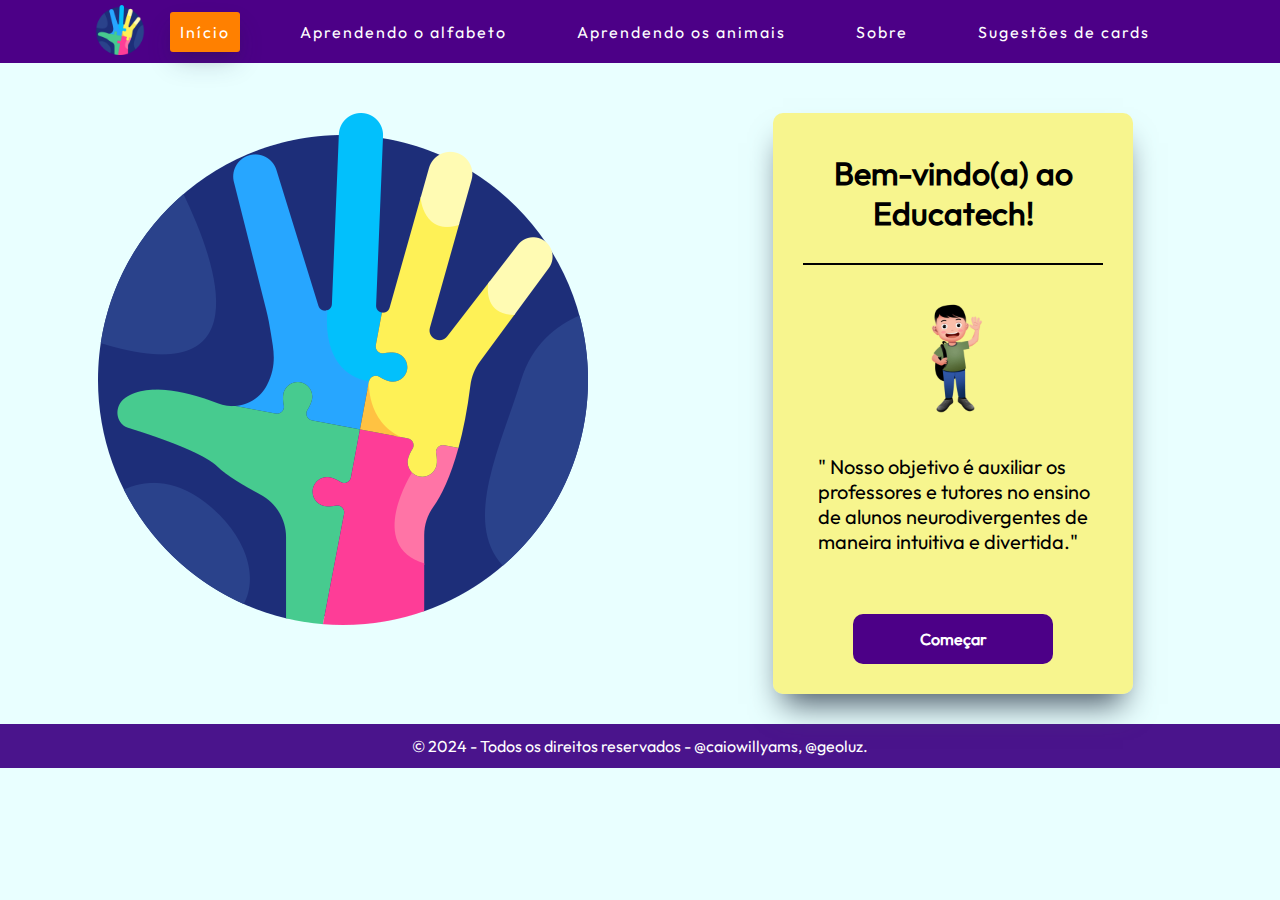
<file: index.html>
<!DOCTYPE html>
<html lang="pt-br">
  <head>
    <meta charset="UTF-8" />
    <meta name="viewport" content="width=device-width, initial-scale=1.0" />
    <link rel="stylesheet" href="style.css" />
    <link
      rel="shortcut icon"
      href="img/favicon-16x16.png"
      type="image/x-icon"
    />
    <title>Educatech - Tecnologia voltada à educação</title>
  </head>
  <body>
    <header>
      <nav>
        <a href="index.html"
          ><img
            src="img/imagemLogo.png"
            alt="Foto da logo do projeto"
            class="logo"
        /></a>
        <ul class="nav-list">
          <li><a href="index.html" class="externo">Início</a></li>
          <li>
            <a href="alfabeto.html" class="externo">Aprendendo o alfabeto</a>
          </li>
          <li>
            <a href="cardsanimais.html" class="externo"
              >Aprendendo os animais</a
            >
          </li>
          <li><a href="sobre.html" class="externo">Sobre</a></li>
          <li>
            <a href="sugestoes.html" class="externo">Sugestões de cards</a>
          </li>
        </ul>
      </nav>
    </header>

    <main id="container">
      <aside class="img-principal">
        <img src="img/imagemLogo.png" alt="Foto da logo do projeto" />
      </aside>
      <section>
        <h1>Bem-vindo(a) ao Educatech!</h1>
        <hr />
        <div class="fotoMenino">
          <img
            src="img/fotocard.png"
            alt="Personagem fazendo a recepção"
            class="fotoCard"
          />
        </div>
        <h2>
          " Nosso objetivo é auxiliar os professores e tutores no ensino de
          alunos neurodivergentes de maneira intuitiva e divertida."
        </h2>
        <div class="btn">
            <a href="cardsanimais.html"><button>Começar</button></a>
        </div>
      </section>
    </main>

    <footer>
          <p>© 2024 - Todos os direitos reservados - @caiowillyams, @geoluz.</p>
    </footer>
  </body>
  <script src="menu.js"></script>
</html>
</file>
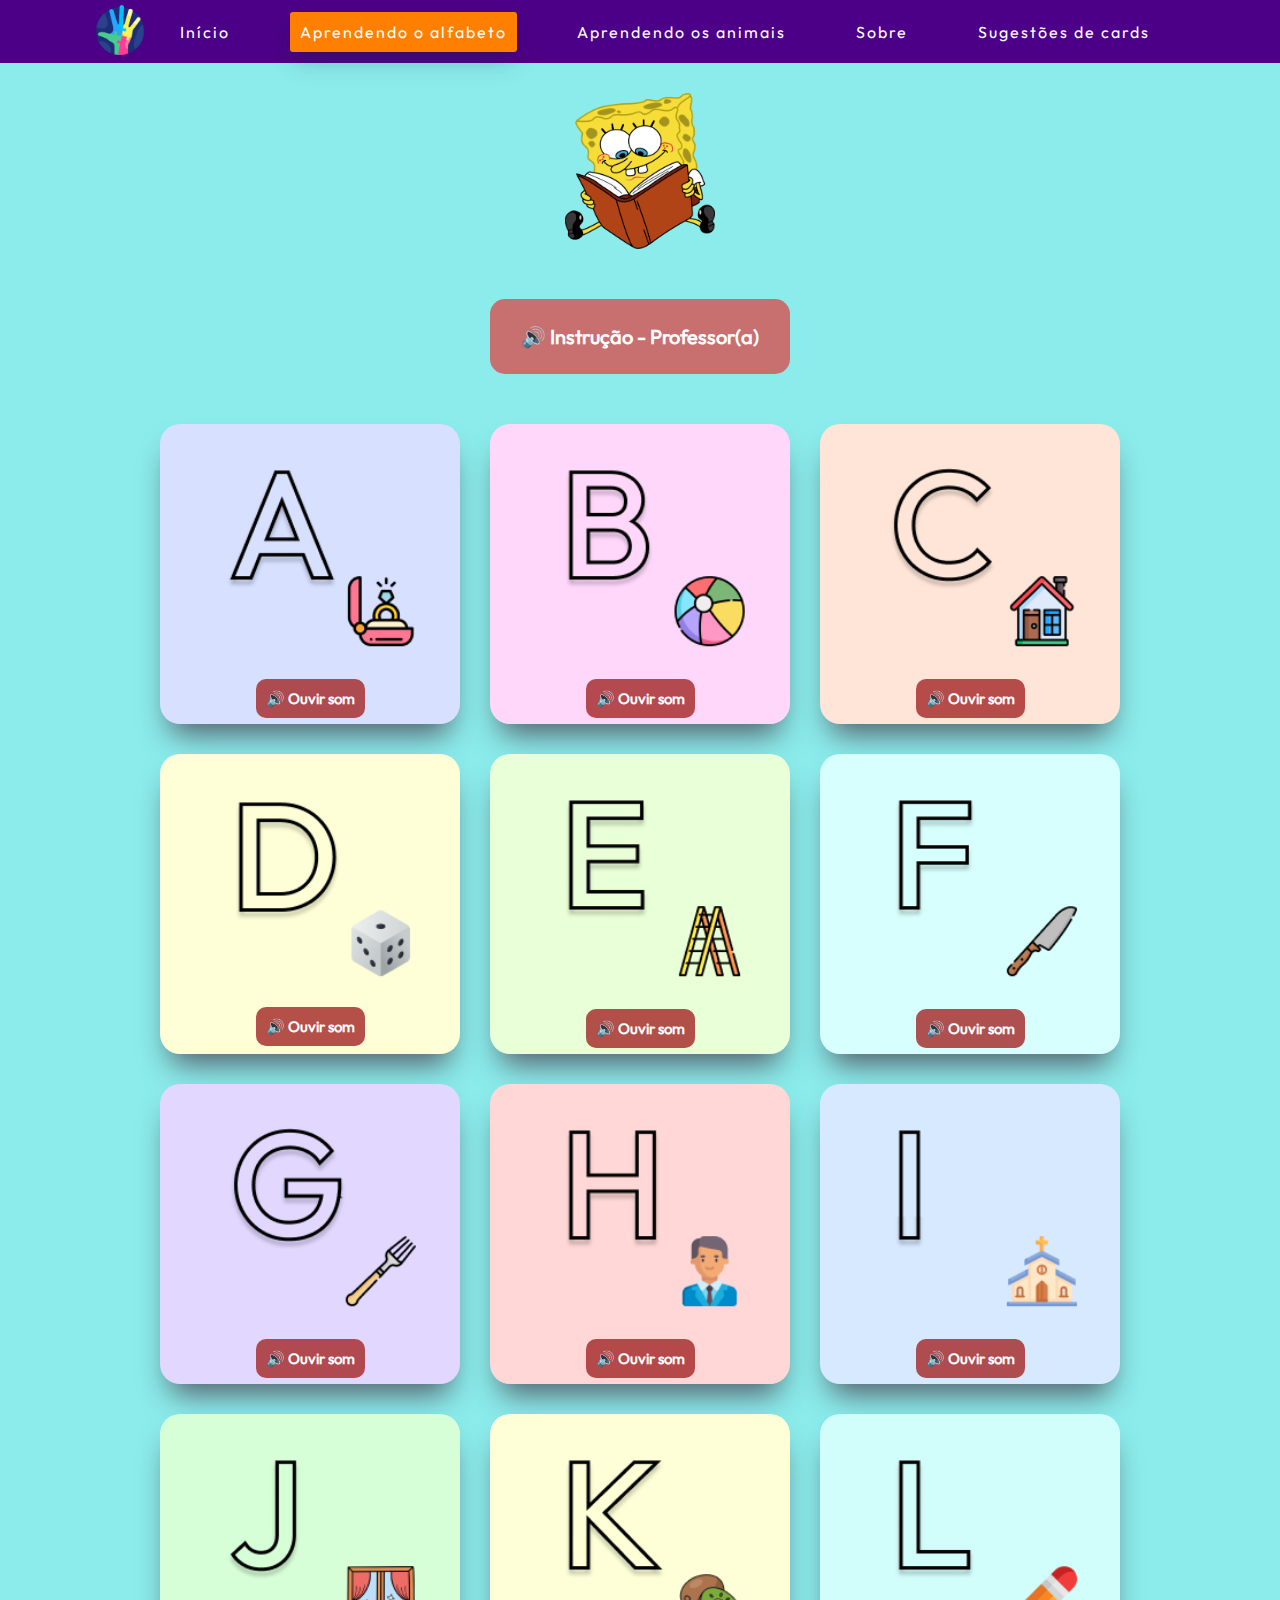
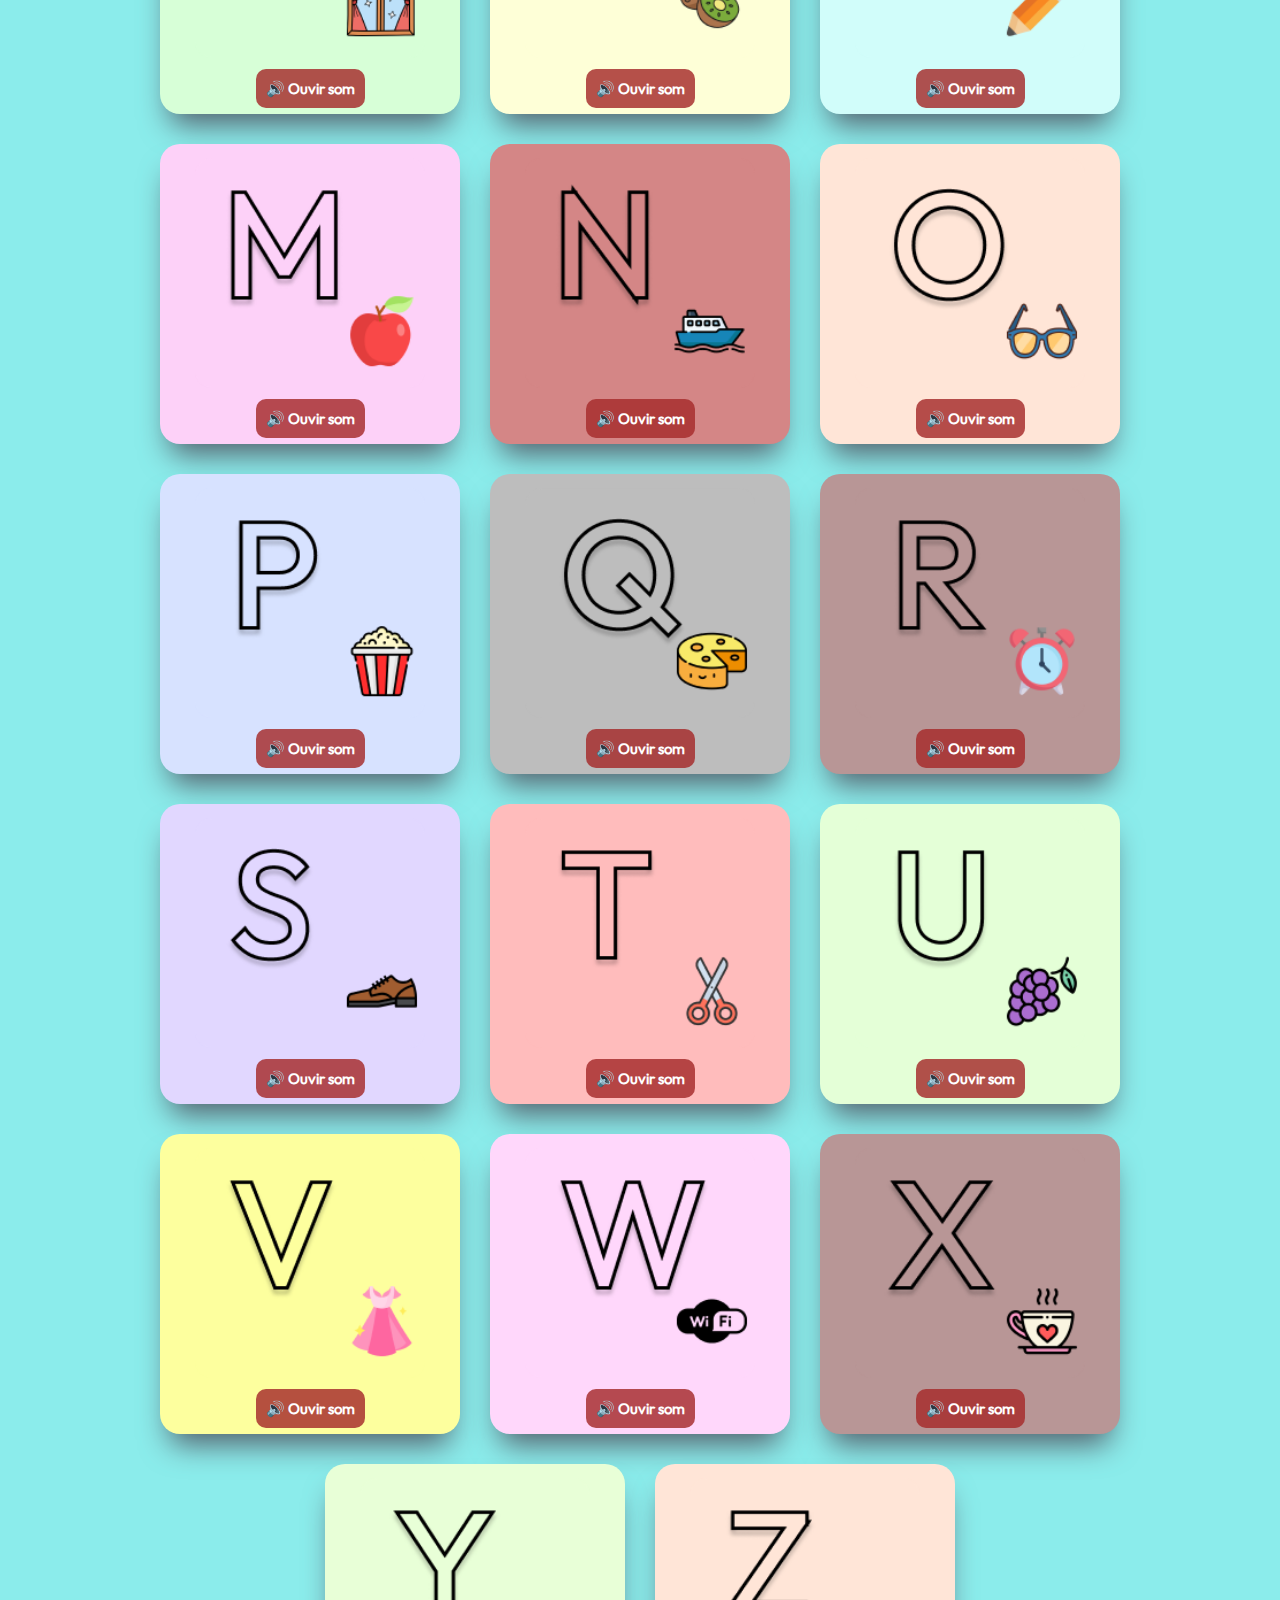
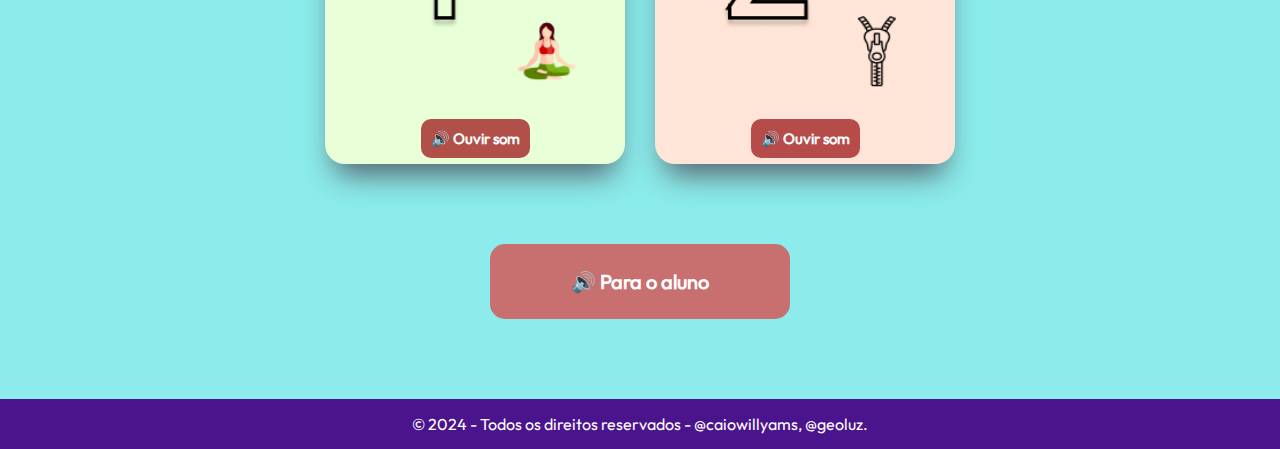
<file: alfabeto.html>
<!DOCTYPE html>
<html lang="pt-br">
  <head>
    <meta charset="UTF-8" />
    <meta name="viewport" content="width=device-width, initial-scale=1.0" />
    <link
      rel="shortcut icon"
      href="img/favicon-16x16.png"
      type="image/x-icon"
    />
    <title>Educatech - Alfabeto</title>
    <link rel="stylesheet" href="alfabeto.css" />
  </head>
  <body>
    <header>
      <nav>
        <a href="index.html"
          ><img
            src="img/imagemLogo.png"
            alt="Imagem da logo do projeto"
            class="logo"
        /></a>
        <ul class="nav-list">
          <li><a href="index.html" class="externo">Início</a></li>
          <li>
            <a href="alfabeto.html" class="externo">Aprendendo o alfabeto</a>
          </li>
          <li>
            <a href="cardsanimais.html" class="externo"
              >Aprendendo os animais</a
            >
          </li>
          <li><a href="sobre.html" class="externo">Sobre</a></li>
          <li>
            <a href="sugestoes.html" class="externo">Sugestões de cards</a>
          </li>
        </ul>
      </nav>
    </header>

    <img
      src="img/bobStudy.png"
      alt="Foto do Bob Esponja lendo um livro"
      class="imgIlustrativa"
    />

    <div class="alinharProf">
      <button class="btn-prof" id="play-audio-btn">
        🔊 Instrução - Professor(a)
      </button>
    </div>
    <audio
      id="audioInst"
      src="soundsAlfabetoPage/InstruçãoProfessor.mp3"
    ></audio>

    <div class="container">
      <div class="card card1">
        <img src="imgsLetras/a.png" alt="Imagem da letra A" class="imgCard" />
        <button class="btn-card" id="play-audio-btn1">🔊 Ouvir som</button>
      </div>

      <audio id="audio1" src="soundsAlfabetoPage/A.mp3"></audio>

      <div class="card card2">
        <img src="imgsLetras/b.png" alt="Imagem da letra B" class="imgCard" />
        <button class="btn-card" id="play-audio-btn2">🔊 Ouvir som</button>
      </div>

      <audio id="audio2" src="soundsAlfabetoPage/B.mp3"></audio>

      <div class="card card3">
        <img src="imgsLetras/c.png" alt="Imagem da letra C" class="imgCard" />
        <button class="btn-card" id="play-audio-btn3">🔊 Ouvir som</button>
      </div>

      <audio id="audio3" src="soundsAlfabetoPage/C.mp3"></audio>

      <div class="card card4">
        <img src="imgsLetras/d.png" alt="Imagem da letra D" class="imgCard" />
        <button class="btn-card" id="play-audio-btn4">🔊 Ouvir som</button>
      </div>

      <audio id="audio4" src="soundsAlfabetoPage/D.mp3"></audio>

      <div class="card card5">
        <img src="imgsLetras/e.png" alt="Imagem a letra E" class="imgCard" />
        <button class="btn-card" id="play-audio-btn5">🔊 Ouvir som</button>
      </div>

      <audio id="audio5" src="soundsAlfabetoPage/E.mp3"></audio>

      <div class="card card6">
        <img src="imgsLetras/f.png" alt="Imagem da letra F" class="imgCard" />
        <button class="btn-card" id="play-audio-btn6">🔊 Ouvir som</button>
      </div>

      <audio id="audio6" src="soundsAlfabetoPage/F.mp3"></audio>

      <div class="card card7">
        <img src="imgsLetras/g.png" alt="Imagem da letra G" class="imgCard" />
        <button class="btn-card" id="play-audio-btn7">🔊 Ouvir som</button>
      </div>

      <audio id="audio7" src="soundsAlfabetoPage/G.mp3"></audio>

      <div class="card card8">
        <img src="imgsLetras/h.png" alt="Imagem da letra H" class="imgCard" />
        <button class="btn-card" id="play-audio-btn8">🔊 Ouvir som</button>
      </div>

      <audio id="audio8" src="soundsAlfabetoPage/H.mp3"></audio>

      <div class="card card9">
        <img src="imgsLetras/i.png" alt="Imagem da letra I" class="imgCard" />
        <button class="btn-card" id="play-audio-btn9">🔊 Ouvir som</button>
      </div>

      <audio id="audio9" src="soundsAlfabetoPage/I.mp3"></audio>

      <div class="card card10">
        <img src="imgsLetras/j.png" alt="Imagem da letra J" class="imgCard" />
        <button class="btn-card" id="play-audio-btn10">🔊 Ouvir som</button>
      </div>

      <audio id="audio10" src="soundsAlfabetoPage/J.mp3"></audio>

      <div class="card card11">
        <img src="imgsLetras/k.png" alt="Imagem da letra K" class="imgCard" />
        <button class="btn-card" id="play-audio-btn11">🔊 Ouvir som</button>
      </div>

      <audio id="audio11" src="soundsAlfabetoPage/K.mp3"></audio>

      <div class="card card12">
        <img src="imgsLetras/l.png" alt="Imagem da letra L" class="imgCard" />
        <button class="btn-card" id="play-audio-btn12">🔊 Ouvir som</button>
      </div>

      <audio id="audio12" src="soundsAlfabetoPage/L.mp3"></audio>

      <div class="card card13">
        <img src="imgsLetras/m.png" alt="Imagem da letra M" class="imgCard" />
        <button class="btn-card" id="play-audio-btn13">🔊 Ouvir som</button>
      </div>

      <audio id="audio13" src="soundsAlfabetoPage/M.mp3"></audio>

      <div class="card card14">
        <img src="imgsLetras/n.png" alt="Imagem da letra N" class="imgCard" />
        <button class="btn-card" id="play-audio-btn14">🔊 Ouvir som</button>
      </div>

      <audio id="audio14" src="soundsAlfabetoPage/N.mp3"></audio>

      <div class="card card15">
        <img src="imgsLetras/o.png" alt="Imagem da letra O" class="imgCard" />
        <button class="btn-card" id="play-audio-btn15">🔊 Ouvir som</button>
      </div>

      <audio id="audio15" src="soundsAlfabetoPage/O.mp3"></audio>

      <div class="card card16">
        <img src="imgsLetras/p.png" alt="Imagem da letra P" class="imgCard" />
        <button class="btn-card" id="play-audio-btn16">🔊 Ouvir som</button>
      </div>

      <audio id="audio16" src="soundsAlfabetoPage/P.mp3"></audio>

      <div class="card card17">
        <img src="imgsLetras/q.png" alt="Imagem da letra Q" class="imgCard" />
        <button class="btn-card" id="play-audio-btn17">🔊 Ouvir som</button>
      </div>

      <audio id="audio17" src="soundsAlfabetoPage/Q.mp3"></audio>

      <div class="card card18">
        <img src="imgsLetras/r.png" alt="Imagem da letra R" class="imgCard" />
        <button class="btn-card" id="play-audio-btn18">🔊 Ouvir som</button>
      </div>

      <audio id="audio18" src="soundsAlfabetoPage/R.mp3"></audio>

      <div class="card card19">
        <img src="imgsLetras/s.png" alt="Imagem da letra S" class="imgCard" />
        <button class="btn-card" id="play-audio-btn19">🔊 Ouvir som</button>
      </div>

      <audio id="audio19" src="soundsAlfabetoPage/S.mp3"></audio>

      <div class="card card20">
        <img src="imgsLetras/t.png" alt="Imagem da letra T" class="imgCard" />
        <button class="btn-card" id="play-audio-btn20">🔊 Ouvir som</button>
      </div>

      <audio id="audio20" src="soundsAlfabetoPage/T.mp3"></audio>

      <div class="card card21">
        <img src="imgsLetras/u.png" alt="Imagem da letra U" class="imgCard" />
        <button class="btn-card" id="play-audio-btn21">🔊 Ouvir som</button>
      </div>

      <audio id="audio21" src="soundsAlfabetoPage/U.mp3"></audio>

      <div class="card card22">
        <img src="imgsLetras/v.png" alt="Imagem da letra V" class="imgCard" />
        <button class="btn-card" id="play-audio-btn22">🔊 Ouvir som</button>
      </div>

      <audio id="audio22" src="soundsAlfabetoPage/V.mp3"></audio>

      <div class="card card23">
        <img src="imgsLetras/w.png" alt="Imagem da letra W" class="imgCard" />
        <button class="btn-card" id="play-audio-btn23">🔊 Ouvir som</button>
      </div>

      <audio id="audio23" src="soundsAlfabetoPage/W.mp3"></audio>

      <div class="card card24">
        <img src="imgsLetras/x.png" alt="Imagem da letra X" class="imgCard" />
        <button class="btn-card" id="play-audio-btn24">🔊 Ouvir som</button>
      </div>

      <audio id="audio24" src="soundsAlfabetoPage/X.mp3"></audio>

      <div class="card card25">
        <img src="imgsLetras/y.png" alt="Imagem da letra Y" class="imgCard" />
        <button class="btn-card" id="play-audio-btn25">🔊 Ouvir som</button>
      </div>

      <audio id="audio25" src="soundsAlfabetoPage/Y.mp3"></audio>

      <div class="card card26">
        <img src="imgsLetras/z.png" alt="Imagem da letra Z" class="imgCard" />
        <button class="btn-card" id="play-audio-btn26">🔊 Ouvir som</button>
      </div>

      <audio id="audio26" src="soundsAlfabetoPage/Z.mp3"></audio>

      <div class="alinharAluno">
        <button class="btn-aluno" id="play-audio-btn27">🔊 Para o aluno</button>
      </div>
      <audio id="audioAgrad" src="soundsAlfabetoPage/paraAluno.mp3"></audio>
    </div>

    <footer>
          <p>© 2024 - Todos os direitos reservados - @caiowillyams, @geoluz.</p>
    </footer>

    <script src="cardsAlfabeto.js"></script>
    <script src="menu.js"></script>
  </body>
</html>
</file>
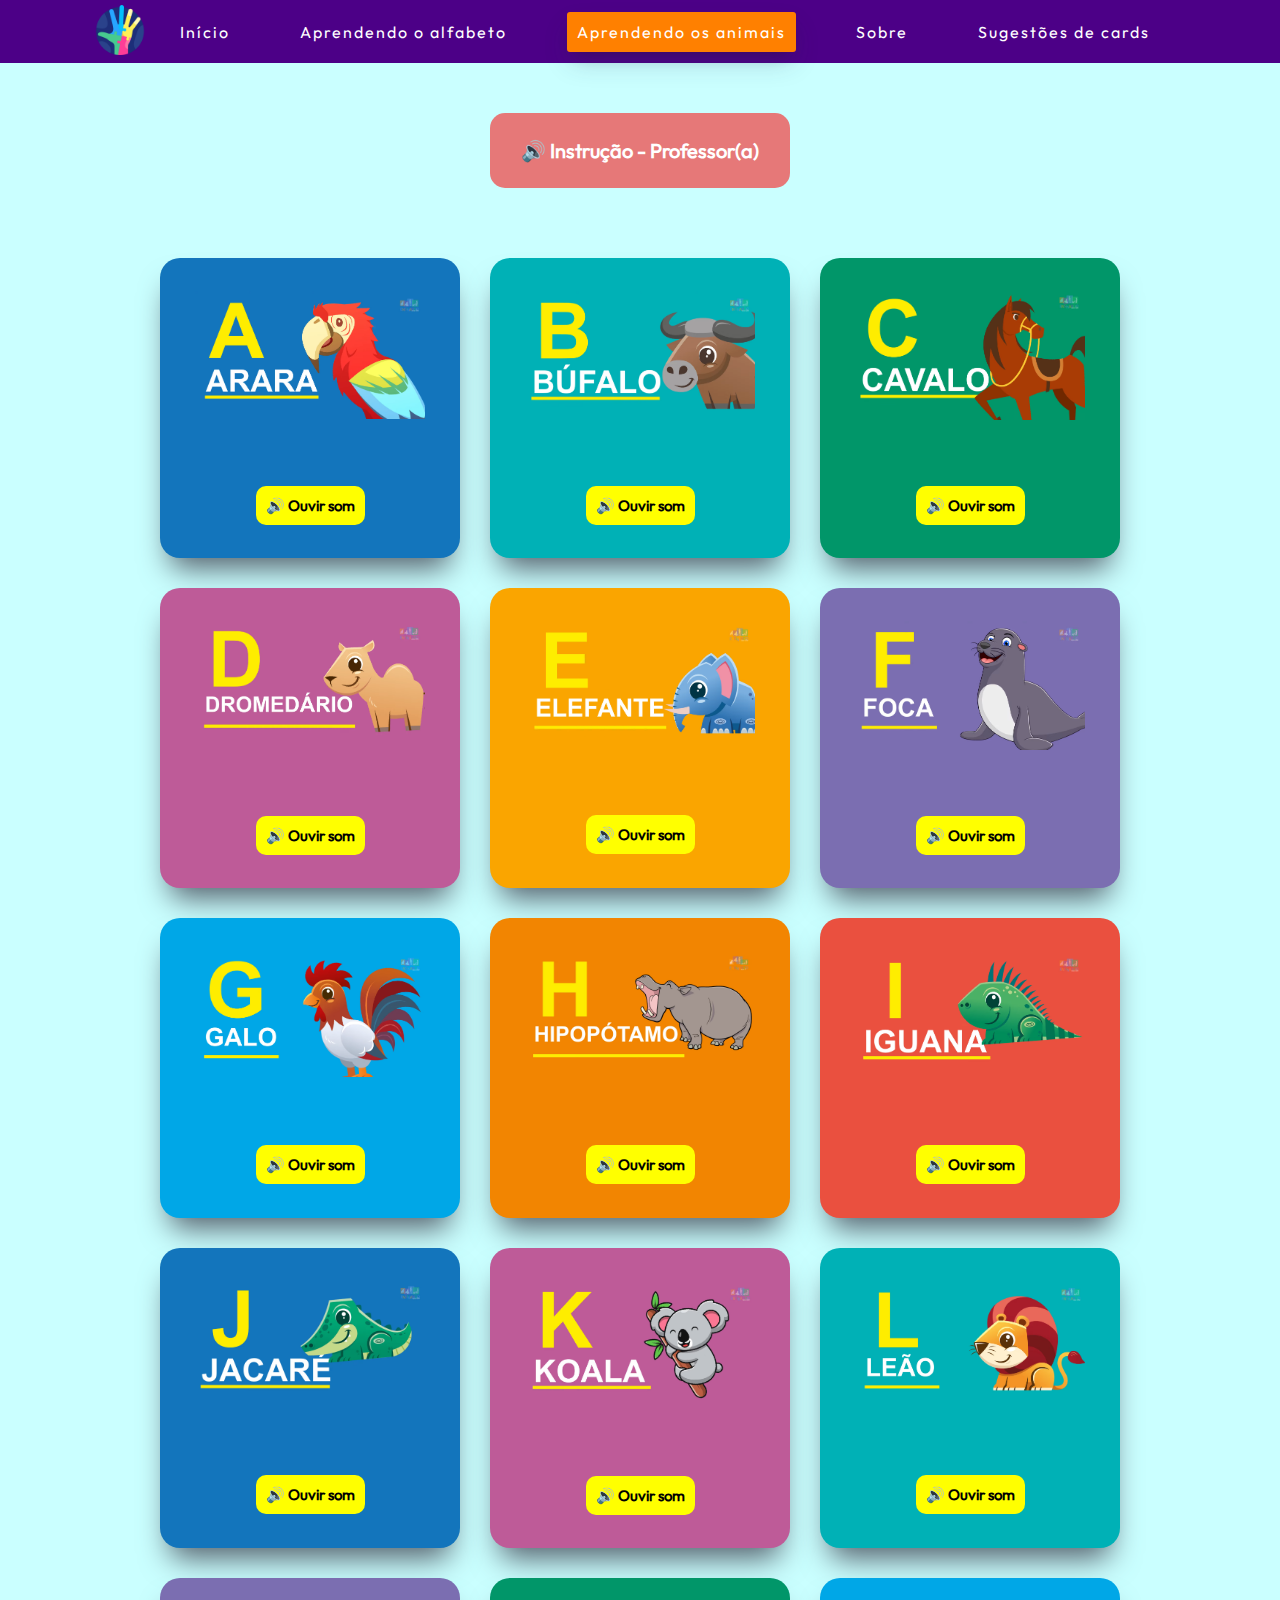
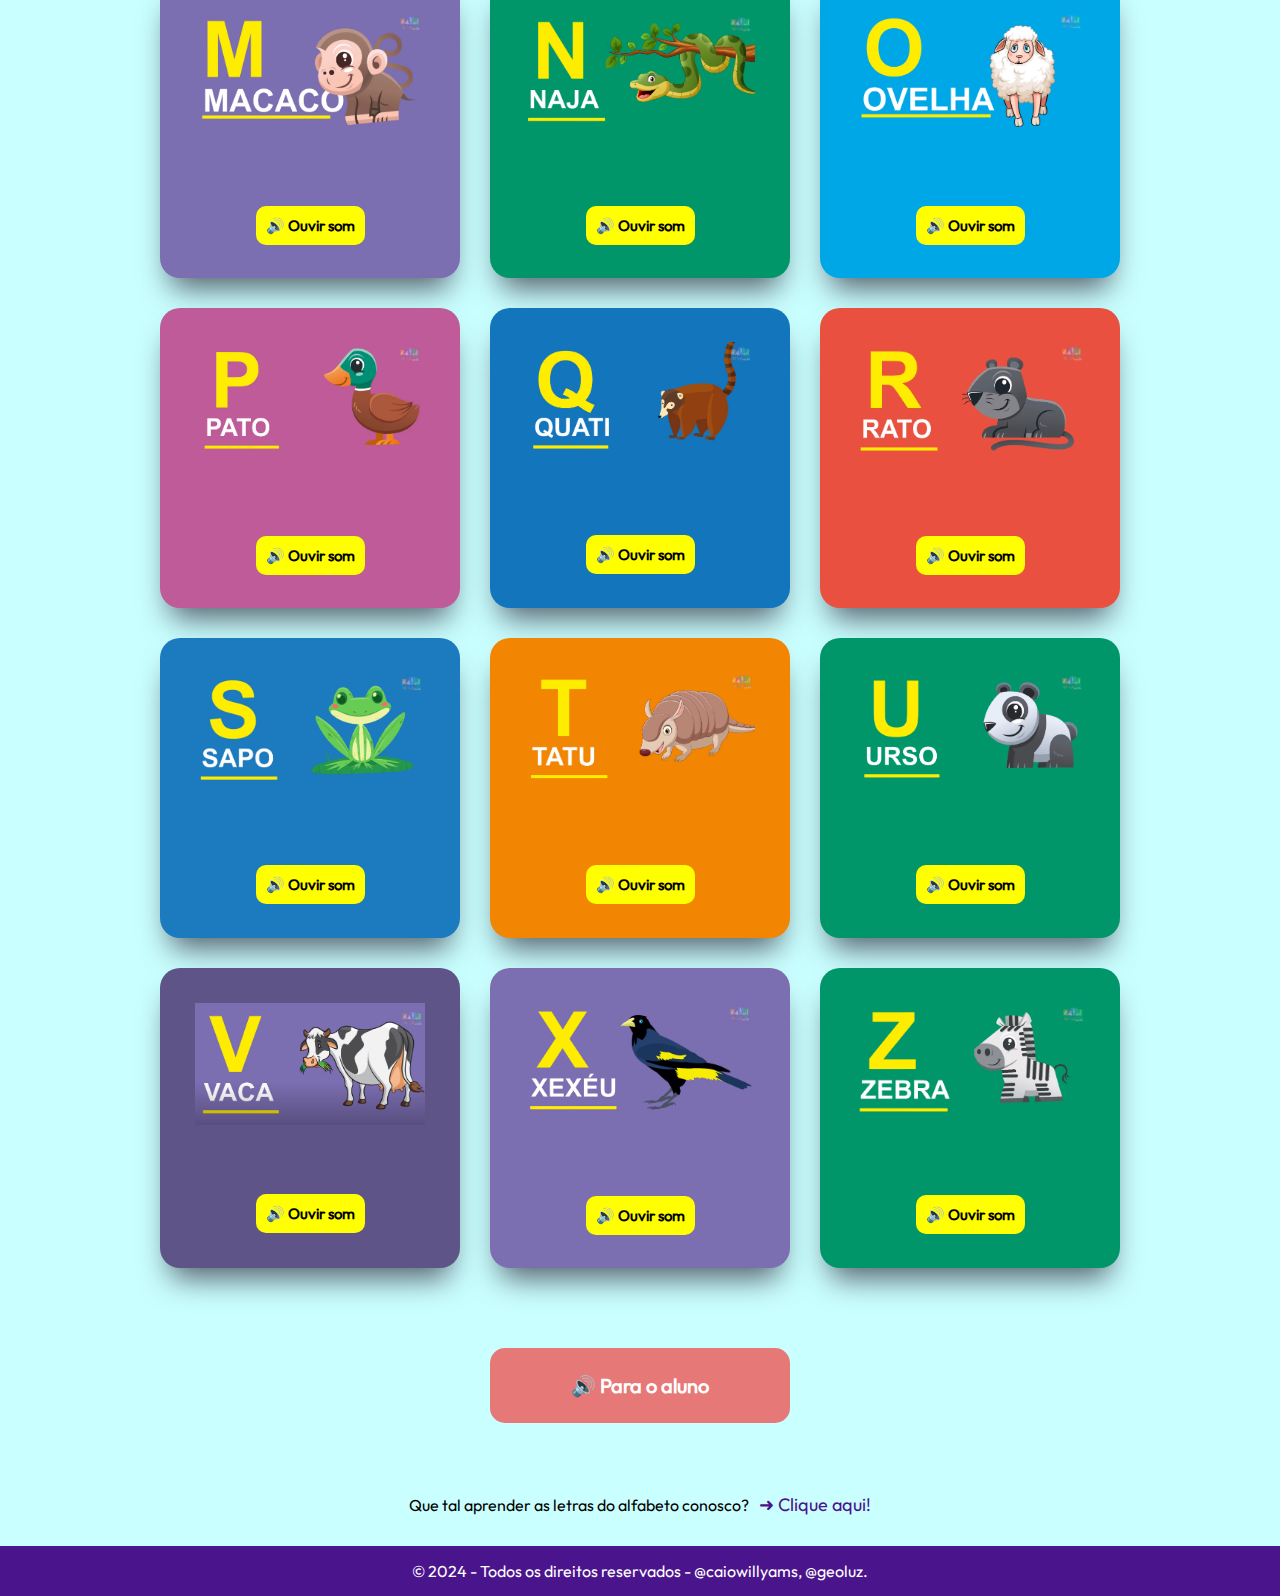
<file: cardsanimais.html>
<!DOCTYPE html>
<html lang="pt-br">
<head>
    <meta charset="UTF-8">
    <meta name="viewport" content="width=device-width, initial-scale=1.0">
    <link rel="stylesheet" href="cardsAnimais.css">
    <link rel="shortcut icon" href="img/favicon-16x16.png" type="image/x-icon">
    <title>Educatech - Alfabeto animal</title>
</head>
<body>

    <header>
        <nav>
            <a href="index.html"><img src="img/imagemLogo.png" alt="Foto da logo do projeto" class="logo"></a>
            <ul class="nav-list">
                <li><a href="index.html" class="externo">Início</a></li>
                <li><a href="alfabeto.html" class="externo">Aprendendo o alfabeto</a></li>
                <li><a href="cardsanimais.html" class="externo">Aprendendo os animais</a></li>
                <li><a href="sobre.html" class="externo">Sobre</a></li>
                <li><a href="sugestoes.html" class="externo">Sugestões de cards</a></li>
            </ul>
        </nav>
    </header>

    <div class="alinharProf">
        <button class="btn-prof" id="play-audio-btn">🔊 Instrução - Professor(a)</button>
    </div>
    <audio id="audioInst" src="soundsAnimaisPage/instrucaoProfessor.mp3"></audio>

    <div class="container">

        <div class="card card1">
            <img src="imgsCardsAnimais/Arara.png" alt="Imagem de uma Arara" class="imgCard">
            <button class="btn-card" id="play-audio-btn1">🔊 Ouvir som</button>
        </div>

        <audio id="audio1" src="soundsAnimaisPage/Arara.mp3"></audio>

        <div class="card card2">
            <img src="imgsCardsAnimais/Bufalo.png" alt="Imagem de um Búfalo" class="imgCard">
            <button class="btn-card" id="play-audio-btn2">🔊 Ouvir som</button>
        </div>

        <audio id="audio2" src="soundsAnimaisPage/Búfalo.mp3"></audio>

        <div class="card card3">
            <img src="imgsCardsAnimais/Cavalo.png" alt="Imagem de um Cavalo" class="imgCard">
            <button class="btn-card" id="play-audio-btn3">🔊 Ouvir som</button>
        </div>

        <audio id="audio3" src="soundsAnimaisPage/Cavalo.mp3"></audio>

        <div class="card card4">
            <img src="imgsCardsAnimais/Dromedário.png" alt="Imagem de um Dromedário" class="imgCard">
            <button class="btn-card" id="play-audio-btn4">🔊 Ouvir som</button>
        </div>

        <audio id="audio4" src="soundsAnimaisPage/Dromedário.mp3"></audio>

        <div class="card card5">
            <img src="imgsCardsAnimais/Elefante.png" alt="Imagem de um Elefante" class="imgCard">
            <button class="btn-card" id="play-audio-btn5">🔊 Ouvir som</button>
        </div>

        <audio id="audio5" src="soundsAnimaisPage/Elefante.mp3"></audio>

        <div class="card card6">
            <img src="imgsCardsAnimais/Foca.png" alt="Imagem de uma Foca" class="imgCard">
            <button class="btn-card" id="play-audio-btn6">🔊 Ouvir som</button>
        </div>

        <audio id="audio6" src="soundsAnimaisPage/Foca.mp3"></audio>

        <div class="card card7">
            <img src="imgsCardsAnimais/Galo.png" alt="Imagem de um Galo" class="imgCard">
            <button class="btn-card" id="play-audio-btn7">🔊 Ouvir som</button>
        </div>

        <audio id="audio7" src="soundsAnimaisPage/Galo.mp3"></audio>

        <div class="card card8">
            <img src="imgsCardsAnimais/Hipopótamo.png" alt="Imagem de um Hipopótamo" class="imgCard">
            <button class="btn-card" id="play-audio-btn8">🔊 Ouvir som</button>
        </div>

        <audio id="audio8" src="soundsAnimaisPage/Hipopótamo.mp3"></audio>

        <div class="card card9">
            <img src="imgsCardsAnimais/Iguana.png" alt="Imagem de uma Iguana" class="imgCard">
            <button class="btn-card" id="play-audio-btn9">🔊 Ouvir som</button>
        </div>

        <audio id="audio9" src="soundsAnimaisPage/Iguana.mp3"></audio>

        <div class="card card10">
            <img src="imgsCardsAnimais/Jacaré.png" alt="Imagem de um Jacaré" class="imgCard">
            <button class="btn-card" id="play-audio-btn10">🔊 Ouvir som</button>
        </div>

        <audio id="audio10" src="soundsAnimaisPage/Jacaré.mp3"></audio>

            <div class="card card11">
                <img src="imgsCardsAnimais/Koala.png" alt="Imagem de um Koala" class="imgCard">
                <button class="btn-card" id="play-audio-btn11">🔊 Ouvir som</button>
            </div>
    
        <audio id="audio11" src="soundsAnimaisPage/Koala.mp3"></audio>

            <div class="card card12">
                <img src="imgsCardsAnimais/Leão.png" alt="Imagem de um Leão" class="imgCard">
                <button class="btn-card" id="play-audio-btn12">🔊 Ouvir som</button>
            </div>
    
        <audio id="audio12" src="soundsAnimaisPage/Leão.mp3"></audio>

            <div class="card card13">
                <img src="imgsCardsAnimais/Macaco.png" alt="Imagem de um Macaco" class="imgCard">
                <button class="btn-card" id="play-audio-btn13">🔊 Ouvir som</button>
            </div>
    
        <audio id="audio13" src="soundsAnimaisPage/Macaco.mp3"></audio>

            <div class="card card14">
                <img src="imgsCardsAnimais/Naja.png" alt="Imagem de uma cobra Naja" class="imgCard">
                <button class="btn-card" id="play-audio-btn14">🔊 Ouvir som</button>
            </div>
    
        <audio id="audio14" src="soundsAnimaisPage/Naja.mp3"></audio>

            <div class="card card15">
                <img src="imgsCardsAnimais/Ovelha.png" alt="Imagem de uma Ovelha" class="imgCard">
                <button class="btn-card" id="play-audio-btn15">🔊 Ouvir som</button>
            </div>
    
        <audio id="audio15" src="soundsAnimaisPage/Ovelha.mp3"></audio>

            <div class="card card16">
                <img src="imgsCardsAnimais/Pato.png" alt="Imagem de um Pato" class="imgCard">
                <button class="btn-card" id="play-audio-btn16">🔊 Ouvir som</button>
            </div>
    
        <audio id="audio16" src="soundsAnimaisPage/Pato.mp3"></audio>

            <div class="card card17">
                <img src="imgsCardsAnimais/Quati.png" alt="Imagem de um Quati" class="imgCard">
                <button class="btn-card" id="play-audio-btn17">🔊 Ouvir som</button>
            </div>
    
        <audio id="audio17" src="soundsAnimaisPage/Quati.mp3"></audio>

            <div class="card card18">
                <img src="imgsCardsAnimais/Rato.png" alt="Imagem de um Rato" class="imgCard">
                <button class="btn-card" id="play-audio-btn18">🔊 Ouvir som</button>
            </div>
    
        <audio id="audio18" src="soundsAnimaisPage/Rato.mp3"></audio>

            <div class="card card19">
                <img src="imgsCardsAnimais/Sapo.png" alt="Imagem de um Sapo" class="imgCard">
                <button class="btn-card" id="play-audio-btn19">🔊 Ouvir som</button>
            </div>
    
        <audio id="audio19" src="soundsAnimaisPage/Sapo.mp3"></audio>

            <div class="card card20">
                <img src="imgsCardsAnimais/Tatu.png" alt="Imagem de um Tatu" class="imgCard">
                <button class="btn-card" id="play-audio-btn20">🔊 Ouvir som</button>
            </div>
    
        <audio id="audio20" src="soundsAnimaisPage/Tatu.mp3"></audio>

            <div class="card card21">
                <img src="imgsCardsAnimais/Urso.png" alt="Imagem de um Urso" class="imgCard">
                <button class="btn-card" id="play-audio-btn21">🔊 Ouvir som</button>
            </div>
    
        <audio id="audio21" src="soundsAnimaisPage/Urso.mp3"></audio>

            <div class="card card22">
                <img src="imgsCardsAnimais/Vaca.png" alt="Imagem de uma Vaca" class="imgCard">
                <button class="btn-card" id="play-audio-btn22">🔊 Ouvir som</button>
            </div>
    
        <audio id="audio22" src="soundsAnimaisPage/Vaca.mp3"></audio>

            <div class="card card23">
                <img src="imgsCardsAnimais/Xexéu.png" alt="Imagem de um Xexéu" class="imgCard">
                <button class="btn-card" id="play-audio-btn23">🔊 Ouvir som</button>
            </div>
    
        <audio id="audio23" src="soundsAnimaisPage/Xexéu.mp3"></audio>

            <div class="card card24">
                <img src="imgsCardsAnimais/Zebra.png" alt="Imagem de uma Zebra" class="imgCard">
                <button class="btn-card" id="play-audio-btn24">🔊 Ouvir som</button>
            </div>
    
        <audio id="audio24" src="soundsAnimaisPage/Zebra.mp3"></audio>

        <div class="alinharAluno">
            <button class="btn-aluno" id="play-audio-btn25">🔊 Para o aluno</button>
        </div>
        <audio id="audioAgrad" src="soundsAnimaisPage/AgradecimentoAluno.mp3"></audio>

        </div>

        <div class="alinharPagAlfa">Que tal aprender as letras do alfabeto conosco?<a href="alfabeto.html" class="pagAlfa">➜ Clique aqui!</a></div>
    </div>

    <footer>
            <p>© 2024 - Todos os direitos reservados - @caiowillyams, @geoluz.</p>
      </footer>

    <script src="cardsAnimais.js"></script>
    <script src="menu.js"></script>
</body>
</html>
</file>
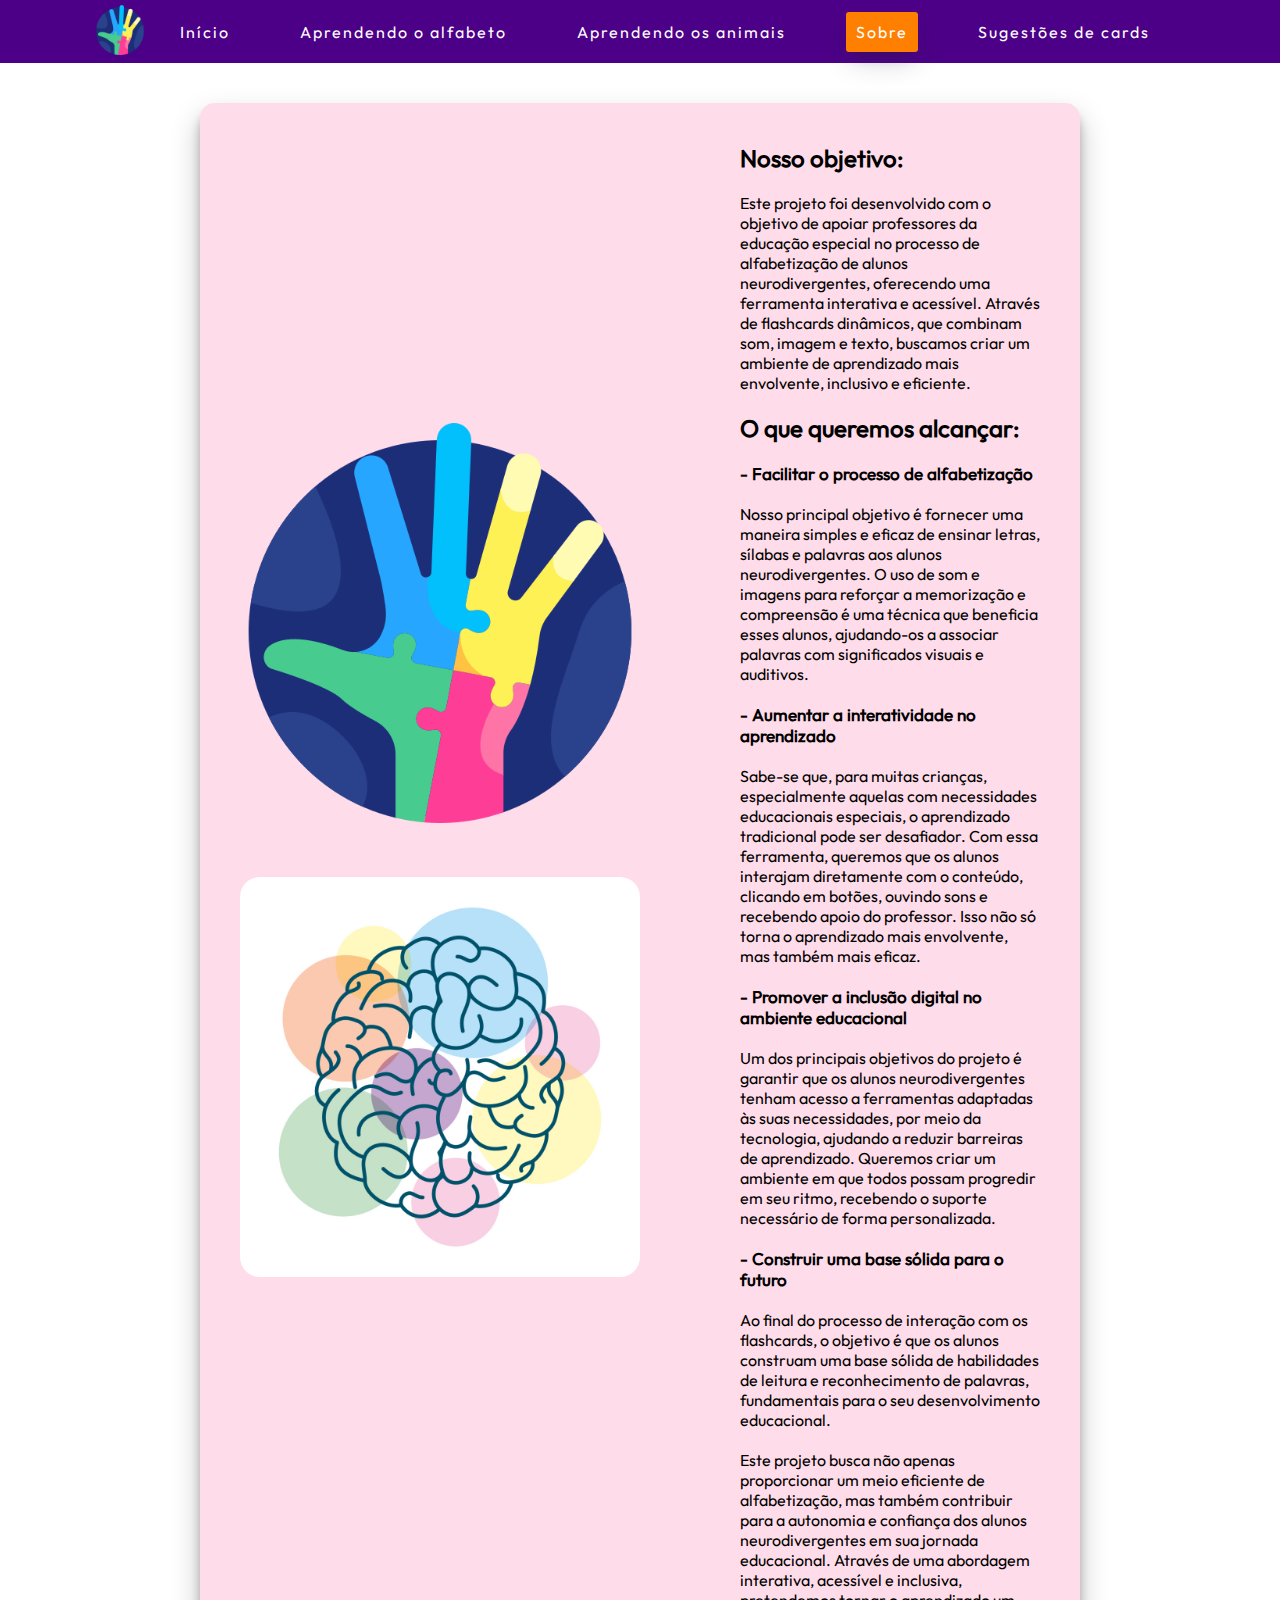
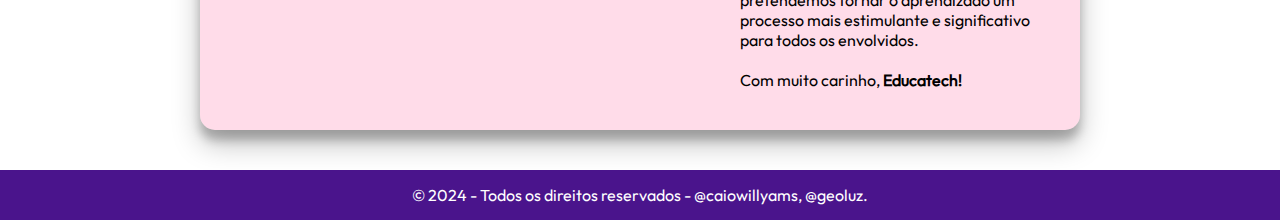
<file: sobre.html>
<!DOCTYPE html>
<html lang="en">
  <head>
    <meta charset="UTF-8" />
    <meta name="viewport" content="width=device-width, initial-scale=1.0" />
    <link
      rel="shortcut icon"
      href="img/favicon-16x16.png"
      type="image/x-icon"
    />
    <link rel="stylesheet" href="sobre.css" />
    <title>Educatech - Sobre</title>
  </head>
  <body>
    <header>
      <nav>
        <a href="index.html"
          ><img
            src="img/imagemLogo.png"
            alt="Foto da logo do projeto"
            class="logo"
        /></a>
        <ul class="nav-list">
          <li><a href="index.html" class="externo">Início</a></li>
          <li>
            <a href="alfabeto.html" class="externo">Aprendendo o alfabeto</a>
          </li>
          <li>
            <a href="cardsanimais.html" class="externo"
              >Aprendendo os animais</a
            >
          </li>
          <li><a href="sobre.html" class="externo">Sobre</a></li>
          <li>
            <a href="sugestoes.html" class="externo">Sugestões de cards</a>
          </li>
        </ul>
      </nav>
    </header>

    <main class="container">
      <div id="leftSec">
        <div class="alinharImg">
          <img
            src="img/imagemLogo.png"
            alt="Logo do projeto"
            class="imgPrincipal"
          />
          <img
            src="img/brainImg.jpg"
            alt="Imagem simbolizando a Neurodivergência"
            class="imgBrain"
          />
        </div>
      </div>
      <div class="rightSec">
        <h2>Nosso objetivo:</h2>
        <br />

        <p>
          Este projeto foi desenvolvido com o objetivo de apoiar professores da
          educação especial no processo de alfabetização de alunos
          neurodivergentes, oferecendo uma ferramenta interativa e acessível.
          Através de flashcards dinâmicos, que combinam som, imagem e texto,
          buscamos criar um ambiente de aprendizado mais envolvente, inclusivo e
          eficiente.
        </p>
        <br />

        <h2>O que queremos alcançar:</h2>
        <br />

        <h3>- Facilitar o processo de alfabetização</h3>
        <br />
        <p>
          Nosso principal objetivo é fornecer uma maneira simples e eficaz de
          ensinar letras, sílabas e palavras aos alunos neurodivergentes. O uso
          de som e imagens para reforçar a memorização e compreensão é uma
          técnica que beneficia esses alunos, ajudando-os a associar palavras
          com significados visuais e auditivos.
        </p>
        <br />

        <h3>- Aumentar a interatividade no aprendizado</h3>
        <br />
        <p>
          Sabe-se que, para muitas crianças, especialmente aquelas com
          necessidades educacionais especiais, o aprendizado tradicional pode
          ser desafiador. Com essa ferramenta, queremos que os alunos interajam
          diretamente com o conteúdo, clicando em botões, ouvindo sons e
          recebendo apoio do professor. Isso não só torna o aprendizado mais
          envolvente, mas também mais eficaz.
        </p>
        <br />
        <h3>- Promover a inclusão digital no ambiente educacional</h3>
        <br />
        <p>
          Um dos principais objetivos do projeto é garantir que os alunos
          neurodivergentes tenham acesso a ferramentas adaptadas às suas
          necessidades, por meio da tecnologia, ajudando a reduzir barreiras de
          aprendizado. Queremos criar um ambiente em que todos possam progredir
          em seu ritmo, recebendo o suporte necessário de forma personalizada.
        </p>
        <br />

        <h3>- Construir uma base sólida para o futuro</h3>
        <br />
        <p>
          Ao final do processo de interação com os flashcards, o objetivo é que
          os alunos construam uma base sólida de habilidades de leitura e
          reconhecimento de palavras, fundamentais para o seu desenvolvimento
          educacional.
        </p>
        <br />

        <p>
          Este projeto busca não apenas proporcionar um meio eficiente de
          alfabetização, mas também contribuir para a autonomia e confiança dos
          alunos neurodivergentes em sua jornada educacional. Através de uma
          abordagem interativa, acessível e inclusiva, pretendemos tornar o
          aprendizado um processo mais estimulante e significativo para todos os
          envolvidos.
        </p>
        <br />

        <p>Com muito carinho, <strong>Educatech!</strong></p>
      </div>
    </main>

    <footer>
          <p>© 2024 - Todos os direitos reservados - @caiowillyams, @geoluz.</p>
    </footer>
  </body>
  <script src="menu.js"></script>
</html>
</file>
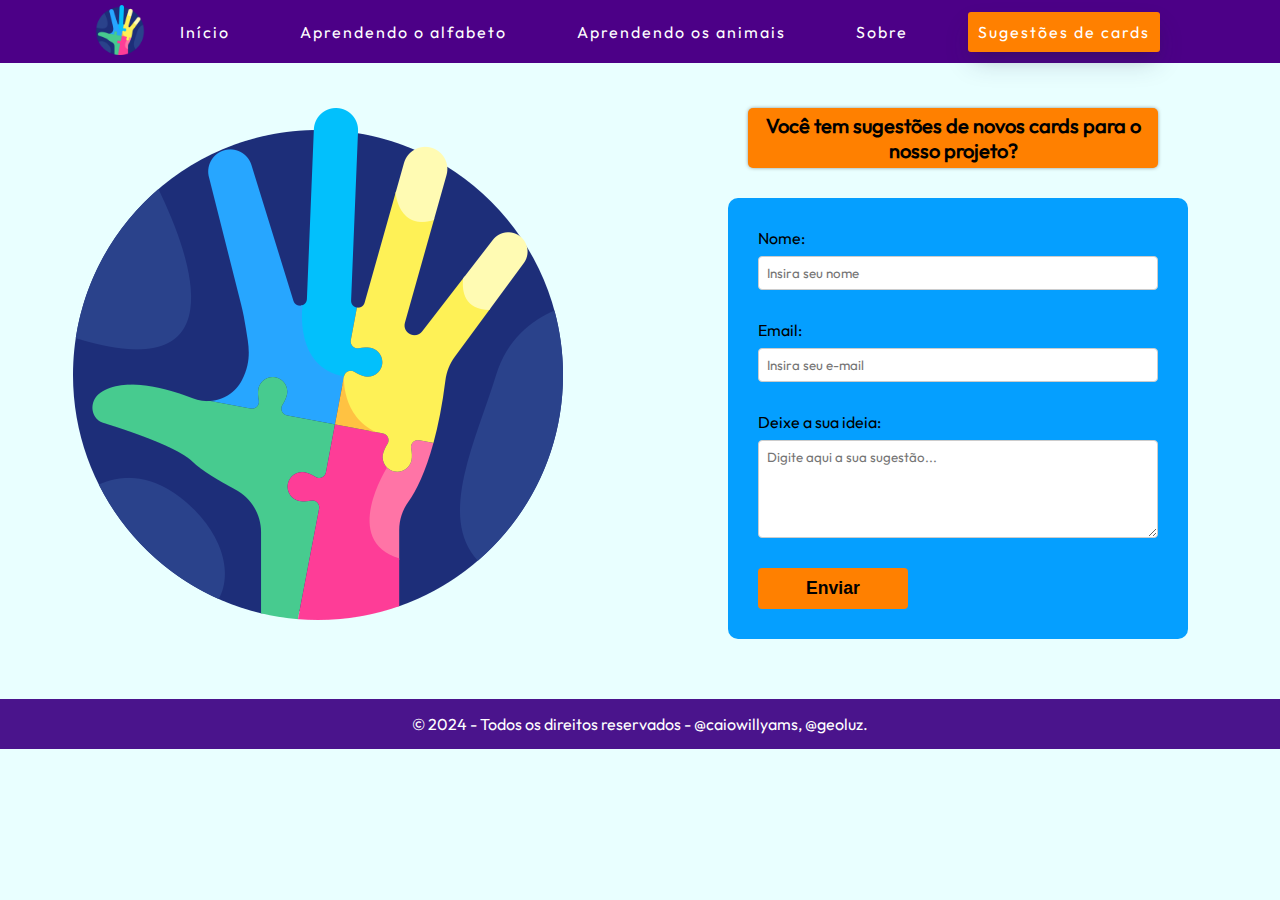
<file: sugestoes.html>
<!DOCTYPE html>
<html lang="pt-BR">
  <head>
    <meta charset="UTF-8" />
    <meta name="viewport" content="width=device-width, initial-scale=1.0" />
    <link
      rel="shortcut icon"
      href="img/favicon-16x16.png"
      type="image/x-icon"
    />
    <link rel="stylesheet" href="sugestoes.css" />
    <link
      rel="stylesheet"
      href="https://cdn.jsdelivr.net/npm/bootstrap-icons@1.11.3/font/bootstrap-icons.min.css"
    />
    <title>Educatech - Sugestões</title>
  </head>
  <body>
    <header>
      <nav>
        <a href="index.html"
          ><img
            src="img/imagemLogo.png"
            alt="Foto da logo do projeto"
            class="logo"
        /></a>
        <ul class="nav-list">
          <li><a href="index.html" class="externo">Início</a></li>
          <li>
            <a href="alfabeto.html" class="externo">Aprendendo o alfabeto</a>
          </li>
          <li>
            <a href="cardsanimais.html" class="externo"
              >Aprendendo os animais</a
            >
          </li>
          <li><a href="sobre.html" class="externo">Sobre</a></li>
          <li>
            <a href="sugestoes.html" class="externo">Sugestões de cards</a>
          </li>
        </ul>
      </nav>
    </header>

    <main>
      <div>
        <img src="img/imagemLogo.png" alt="Foto da logo do projeto" />
      </div>
      <aside class="contatoform">
        <h1 class="titform">
          Você tem sugestões de novos cards para o nosso projeto?
        </h1>

        <form action="/enviar" method="post">
          <label for="nome">Nome:</label>
          <input
            type="text"
            id="nome"
            name="nome"
            required
            placeholder="Insira seu nome"
          />

          <label for="email">Email:</label>
          <input
            type="email"
            id="email"
            name="email"
            required
            placeholder="Insira seu e-mail"
          />

          <label for="mensagem">Deixe a sua ideia:</label>
          <textarea
            id="mensagem"
            name="mensagem"
            rows="5"
            required
            placeholder="Digite aqui a sua sugestão..."
          ></textarea>

          <input type="submit" value="Enviar" />
        </form>
      </aside>
    </main>

    <footer>
          <p>© 2024 - Todos os direitos reservados - @caiowillyams, @geoluz.</p>
    </footer>
    <script src="menu.js"></script>
  </body>
</html>
</file>
<file: style.css>
@font-face {
  font-family: "Outfit";
  src: url(fonts/Outfit-Regular.ttf);
}

* {
  margin: 0;
  padding: 0;
}

body,
html {
  background-color: rgb(233, 255, 255);
  font-family: Outfit, sans-serif;
  height: 100vh;
}

.logo {
  width: 50px;
}

header {
  background-color: rgb(144, 0, 255);
}

a.externo {
  color: #fff;
  border-radius: 3px;
  text-decoration: none;
  transition: 0.4s;
  padding: 10px;
  margin: 5px 5px;
}

.nav-list a.externo:hover,
.nav-list .active {
  background-color: #ff8000;
  box-shadow: rgba(50, 50, 93, 0.25) 0px 13px 27px -5px,
    rgba(0, 0, 0, 0.3) 0px 8px 16px -8px;
}

nav {
  display: flex;
  justify-content: center;
  align-items: center;
  background: #00000078;
  height: 7vh;
}

.nav-list {
  list-style: none;
  display: flex;
}

.nav-list li {
  letter-spacing: 2px;
  margin: 20px;
}

#container {
  margin-top: 50px;
  margin-right: 60px;
  display: flex;
  justify-content: space-around;
}

section {
  display: flex;
  flex-direction: column;
  background-color: #fef056aa;
  padding: 30px;
  border-radius: 10px;
  width: 300px;
  box-shadow: rgb(74, 88, 102) 0px 20px 30px -10px;
}

h1 {
  margin-top: -20px;
  padding: 30px;
  text-align: center;
}

hr {
  border: 1px solid black;
}

.fotoMenino {
  margin-top: 30px;
  text-align: center;
}

.fotoCard {
  width: 120px;
  height: 120px;
}

h2 {
  margin-top: 35px;
  font-weight: 200;
  font-size: 20px;
  margin-left: 15px;
}

.btn {
  text-align: center;
}

button {
  margin-top: 60px;
  width: 200px;
  padding: 15px;
  background-color: #4c0087;
  border: none;
  border-radius: 10px;
  font-weight: 600;
  font-size: 1em;
  font-family: Outfit, sans-serif;
  transition: 0.3s;
  color: #fff;
}

button:hover {
  cursor: pointer;
  width: 230px;
}

a {
  text-decoration: none;
}

footer {
  margin-top: 30px;
  background-color: #4a148c;
  color: white;
  padding: 12px;
  text-align: center;
}

#loom-companion-mv3 {
  display: none !important;
}
</file>
<file: alfabeto.css>
@font-face {
  font-family: "Outfit";
  src: url(fonts/Outfit-Regular.ttf);
}

* {
  margin: 0;
  padding: 0;
}

body {
  background-color: rgba(23, 218, 215, 0.501);
  font-family: Outfit, sans-serif;
  display: flex;
  flex-wrap: wrap;
  justify-content: center;
}

.nav-list a.externo:hover,
.nav-list .active {
  background-color: #ff8000;
  box-shadow: rgba(50, 50, 93, 0.25) 0px 13px 27px -5px,
    rgba(0, 0, 0, 0.3) 0px 8px 16px -8px;
}

.logo {
  width: 50px;
}

header {
  background-color: rgb(144, 0, 255);
  width: 100%;
}

a.externo {
  color: #fff;
  border-radius: 3px;
  text-decoration: none;
  transition: 0.4s;
  padding: 10px;
  margin: 5px;
}

a.externo:hover {
  background-color: #ff8000;
  box-shadow: rgba(50, 50, 93, 0.25) 0px 13px 27px -5px,
    rgba(0, 0, 0, 0.3) 0px 8px 16px -8px;
}

nav {
  display: flex;
  justify-content: center;
  align-items: center;
  background: #00000078;
  height: 7vh;
}

.nav-list {
  list-style: none;
  display: flex;
}

.nav-list li {
  letter-spacing: 2px;
  margin: 20px;
}

.imgIlustrativa {
  margin-top: 30px;
  width: 150px;
}

.alinharProf,
.alinharAluno {
  display: flex;
  justify-content: center;
  align-items: center;
  margin: 50px 0;
  width: 100%;
}

.btn-prof,
.btn-aluno {
  padding: 25px;
  width: 300px;
  font-family: Outfit, sans-serif;
  font-weight: 600;
  font-size: 20px;
  border: none;
  background-color: rgba(255, 0, 0, 0.529);
  color: #fff;
  border-radius: 15px;
}

main {
  width: 50%;
  margin-top: 50px;
  display: flex;
  flex-wrap: wrap;
}

.container {
  display: flex;
  flex-wrap: wrap;
  justify-content: center;
  gap: 30px;
}

/* Estilo comum para todos os cards */
.card {
  border-radius: 20px;
  display: flex;
  justify-content: center;
  align-items: center;
  flex-wrap: wrap;
  width: 300px;
  height: 300px;
  border: none;
  box-shadow: rgb(83, 94, 106) 0px 20px 30px -10px;
}

/* Estilos específicos para cada card com cores agrupadas */
.card1 {
  background-color: #d7e0ff;
} /* 1 */
.card2,
.card23 {
  background-color: #ffd7fb;
} /* 2, 23 */
.card3,
.card15,
.card26 {
  background-color: #ffe5d7;
} /* 3, 15, 26 */
.card4,
.card11 {
  background-color: #feffd7;
} /* 4, 11 */
.card5,
.card25 {
  background-color: #e8ffd7;
} /* 5, 25 */
.card6 {
  background-color: #d7fffd;
} /* 6 */
.card7,
.card19 {
  background-color: #e1d7ff;
} /* 7, 19 */
.card8 {
  background-color: #ffd7d7;
} /* 8 */
.card9 {
  background-color: #d7e9ff;
} /* 9 */
.card10 {
  background-color: #d7ffd7;
} /* 10 */
.card12 {
  background-color: #d1fdfa;
} /* 12 */
.card13 {
  background-color: #fdd1f8;
} /* 13 */
.card14 {
  background-color: #d48686;
} /* 14 */
.card16 {
  background-color: #d7e2ff;
} /* 16 */
.card17 {
  background-color: #bdbdbd;
} /* 17 */
.card18,
.card24 {
  background-color: #b89696;
} /* 18, 24 */
.card20 {
  background-color: #ffbcbc;
} /* 20 */
.card21 {
  background-color: #e4ffd7;
} /* 21 */
.card22 {
  background-color: #fdff9e;
} /* 22 */

.imgCard {
  width: 230px;
}

.btn-card {
  border: none;
  font-weight: 600;
  background-color: rgba(165, 42, 42, 0.822);
  color: #fff;
  padding: 10px;
  border-radius: 10px;
  font-size: 15px;
  font-family: Outfit, sans-serif;
  transition: 0.2s;
}

.btn-card:hover,
.btn-prof:hover,
.btn-aluno:hover {
  cursor: pointer;
  background-color: #ffa600;
}

footer {
  width: 100%;
  margin-top: 30px;
  background-color: #4a148c;
  color: white;
  padding: 15px;
  text-align: center;
}
</file>
<file: cardsAnimais.css>
@font-face {
  font-family: "Outfit";
  src: url(fonts/Outfit-Regular.ttf);
}

* {
  margin: 0;
  padding: 0;
}

body,
html {
  background-color: rgb(202, 255, 255);
  font-family: Outfit, sans-serif;
  height: 100vh;
}

.nav-list a.externo:hover,
.nav-list .active {
  background-color: #ff8000;
  box-shadow: rgba(50, 50, 93, 0.25) 0px 13px 27px -5px,
    rgba(0, 0, 0, 0.3) 0px 8px 16px -8px;
}

.logo {
  width: 50px;
}

header {
  background-color: rgb(144, 0, 255);
}

a.externo {
  color: #fff;
  border-radius: 3px;
  text-decoration: none;
  transition: 0.4s;
  padding: 10px;
  margin: 5px 5px;
}

a.externo:hover {
  background-color: #ff8000;
  box-shadow: rgba(50, 50, 93, 0.25) 0px 13px 27px -5px,
    rgba(0, 0, 0, 0.3) 0px 8px 16px -8px;
}

nav {
  display: flex;
  justify-content: center;
  align-items: center;
  background: #00000078;
  height: 7vh;
}

.nav-list {
  list-style: none;
  display: flex;
}

.nav-list li {
  letter-spacing: 2px;
  margin: 20px;
}

.alinharProf,
.alinharAluno {
  display: flex;
  justify-content: center;
  align-items: center;
  margin-top: 50px;
  margin-bottom: 70px;
  width: 100%;
}

.btn-prof,
.btn-aluno {
  padding: 25px;
  width: 300px;
  font-family: Outfit, sans-serif;
  font-weight: 600;
  font-size: 20px;
  border: none;
  background-color: rgba(255, 0, 0, 0.529);
  color: #fff;
  border-radius: 15px;
}

.btn-prof:hover,
.btn-aluno:hover {
  cursor: pointer;
  color: #fff;
  background-color: #ffa600;
}

.container {
  display: flex;
  flex-wrap: wrap;
  justify-content: center;
  gap: 30px;
}

.card {
  border-radius: 20px;
  display: flex;
  justify-content: center;
  align-items: center;
  flex-wrap: wrap;
  width: 300px;
  height: 300px;
  border: none;
  box-shadow: rgb(83, 94, 106) 0px 20px 30px -10px;
}

/*Alguns cards tem cores em comum, então pra otimizar o código, aqui está sendo feita a junção dos cards com cores iguais*/
.card1,
.card10,
.card17 {
  background-color: #1375bc;
}
.card2,
.card12 {
  background-color: #00b1b6;
}
.card3,
.card14,
.card21,
.card24 {
  background-color: #019669;
}
.card4,
.card11,
.card16 {
  background-color: #be5b98;
}
.card5 {
  background-color: #faa500;
}
.card6,
.card13,
.card23 {
  background-color: #7b6eb1;
}
.card7,
.card15 {
  background-color: #00a7e7;
}
.card8,
.card20 {
  background-color: #f28501;
}
.card9,
.card18 {
  background-color: #ea503f;
}
.card19 {
  background-color: #1c7abe;
}
.card22 {
  background-color: #5e5487;
}

.imgCard {
  width: 230px;
}

.btn-card {
  border: none;
  font-weight: 600;
  background-color: rgb(255, 255, 0);
  padding: 10px;
  border-radius: 10px;
  font-size: 15px;
  font-family: Outfit, sans-serif;
  transition: 0.2s;
}

.btn-card:hover {
  cursor: pointer;
  background-color: #ffa600;
}

.alinharPagAlfa {
  text-align: center;
}

.pagAlfa {
  margin-left: 10px;
  text-decoration: none;
  color: #4a148c;
  font-size: 18px;
}

.pagAlfa:hover {
  text-decoration: underline;
}

footer {
  margin-top: 30px;
  background-color: #4a148c;
  color: white;
  padding: 15px;
  text-align: center;
}
</file>
<file: sobre.css>
@font-face {
  font-family: "Outfit";
  src: url(fonts/Outfit-Regular.ttf);
}

* {
  margin: 0;
  padding: 0;
}

body,
html {
  font-family: Outfit, sans-serif;
}

.nav-list a.externo:hover,
.nav-list .active {
  background-color: #ff8000;
  box-shadow: rgba(50, 50, 93, 0.25) 0px 13px 27px -5px,
    rgba(0, 0, 0, 0.3) 0px 8px 16px -8px;
}

.logo {
  width: 50px;
}

header {
  background-color: rgb(144, 0, 255);
}

a.externo {
  color: #fff;
  border-radius: 3px;
  text-decoration: none;
  transition: 0.4s;
  padding: 10px;
  margin: 5px 5px;
}

a.externo:hover {
  background-color: #ff8000;
  box-shadow: 0 0 8px -2px;
}

nav {
  display: flex;
  justify-content: center;
  align-items: center;
  background: #00000078;
  height: 7vh;
}

.nav-list {
  list-style: none;
  display: flex;
}

.nav-list li {
  letter-spacing: 2px;
  margin: 20px;
}

.alinharImg {
  text-align: center;
}

.imgPrincipal {
  margin-top: -100px;
  margin-bottom: 50px;
  width: 400px;
}

.imgBrain {
  width: 400px;
  border-radius: 20px;
  margin-bottom: 30px;
}

main {
  background-color: #ff74a741;
  display: flex;
  justify-content: center;
  align-items: center;
  margin: 40px 200px 40px 200px;
  padding: 40px;
  border-radius: 15px;
  box-shadow: rgba(0, 0, 0, 0.25) 0px 14px 28px,
    rgba(0, 0, 0, 0.22) 0px 10px 10px;
}

.rightSec {
  margin-left: 100px;
}

h3 {
  font-size: 17px;
}

footer {
  margin-top: 30px;
  background-color: #4a148c;
  color: white;
  padding: 15px;
  text-align: center;
}
</file>
<file: sugestoes.css>
@font-face {
  font-family: "Outfit";
  src: url(fonts/Outfit-Regular.ttf);
}

* {
  margin: 0;
  padding: 0;
}

body,
html {
  font-family: Outfit, sans-serif;
  height: 100vh;
  background-color: rgb(233, 255, 255);
}

.nav-list a.externo:hover,
.nav-list .active {
  background-color: #ff8000;
  box-shadow: rgba(50, 50, 93, 0.25) 0px 13px 27px -5px,
    rgba(0, 0, 0, 0.3) 0px 8px 16px -8px;
}

.logo {
  width: 50px;
}

header {
  background-color: rgb(144, 0, 255);
}

a.externo {
  color: #fff;
  border-radius: 3px;
  text-decoration: none;
  transition: 0.4s;
  padding: 10px;
  margin: 5px 5px;
}

a.externo:hover {
  background-color: #ff8000;
  box-shadow: 0 0 8px -2px;
}

nav {
  display: flex;
  justify-content: center;
  align-items: center;
  background: #00000078;
  height: 7vh;
}

.nav-list {
  list-style: none;
  display: flex;
}

.nav-list li {
  letter-spacing: 2px;
  margin: 20px;
}

main {
  display: flex;
  justify-content: space-around;
  border: none;
}

h1 {
  font-size: 20px;
  padding: 5px;
  margin: 30px 20px 25px 20px;
  background-color: #ff8000;
  width: 260px;
  text-align: left;
  border-radius: 5px;
  box-shadow: 0 0 5px -2.5px;
}

h1.titform {
  margin-top: -15px;
  width: 400px;
  text-align: center;
}

main {
  display: flex;
  justify-content: space-around;
  align-items: center;
}

aside {
  border-radius: 10px;
  margin-top: -20px;
  padding: 30px;
  height: 100%;
}

form {
  border-radius: 10px;
  background-color: #059fff;
  margin-top: 30px;
  padding: 30px;
  display: flex;
  flex-direction: column;
  width: 400px;
}

aside.contatoform {
  margin-top: 30px;

  label {
    display: block;
    margin-bottom: 8px;
    padding: -10px;
  }

  input[type="text"],
  input[type="email"],
  textarea {
    width: 100%;
    padding: 8px;
    margin-bottom: 30px;
    border: 1px solid #ccc;
    border-radius: 4px;
    box-sizing: border-box;
    font-family: "Outfit";
  }

  input[type="submit"] {
    background-color: #ff8000;
    width: 150px;
    font-size: 1.1em;
    color: #000;
    padding: 10px 15px;
    border: none;
    border-radius: 4px;
    cursor: pointer;
    font-weight: 600;
  }

  input[type="submit"]:hover {
    background-color: #45a049;
  }
}

footer {
  margin-top: 30px;
  background-color: #4a148c;
  color: white;
  padding: 15px;
  text-align: center;
}
</file>
